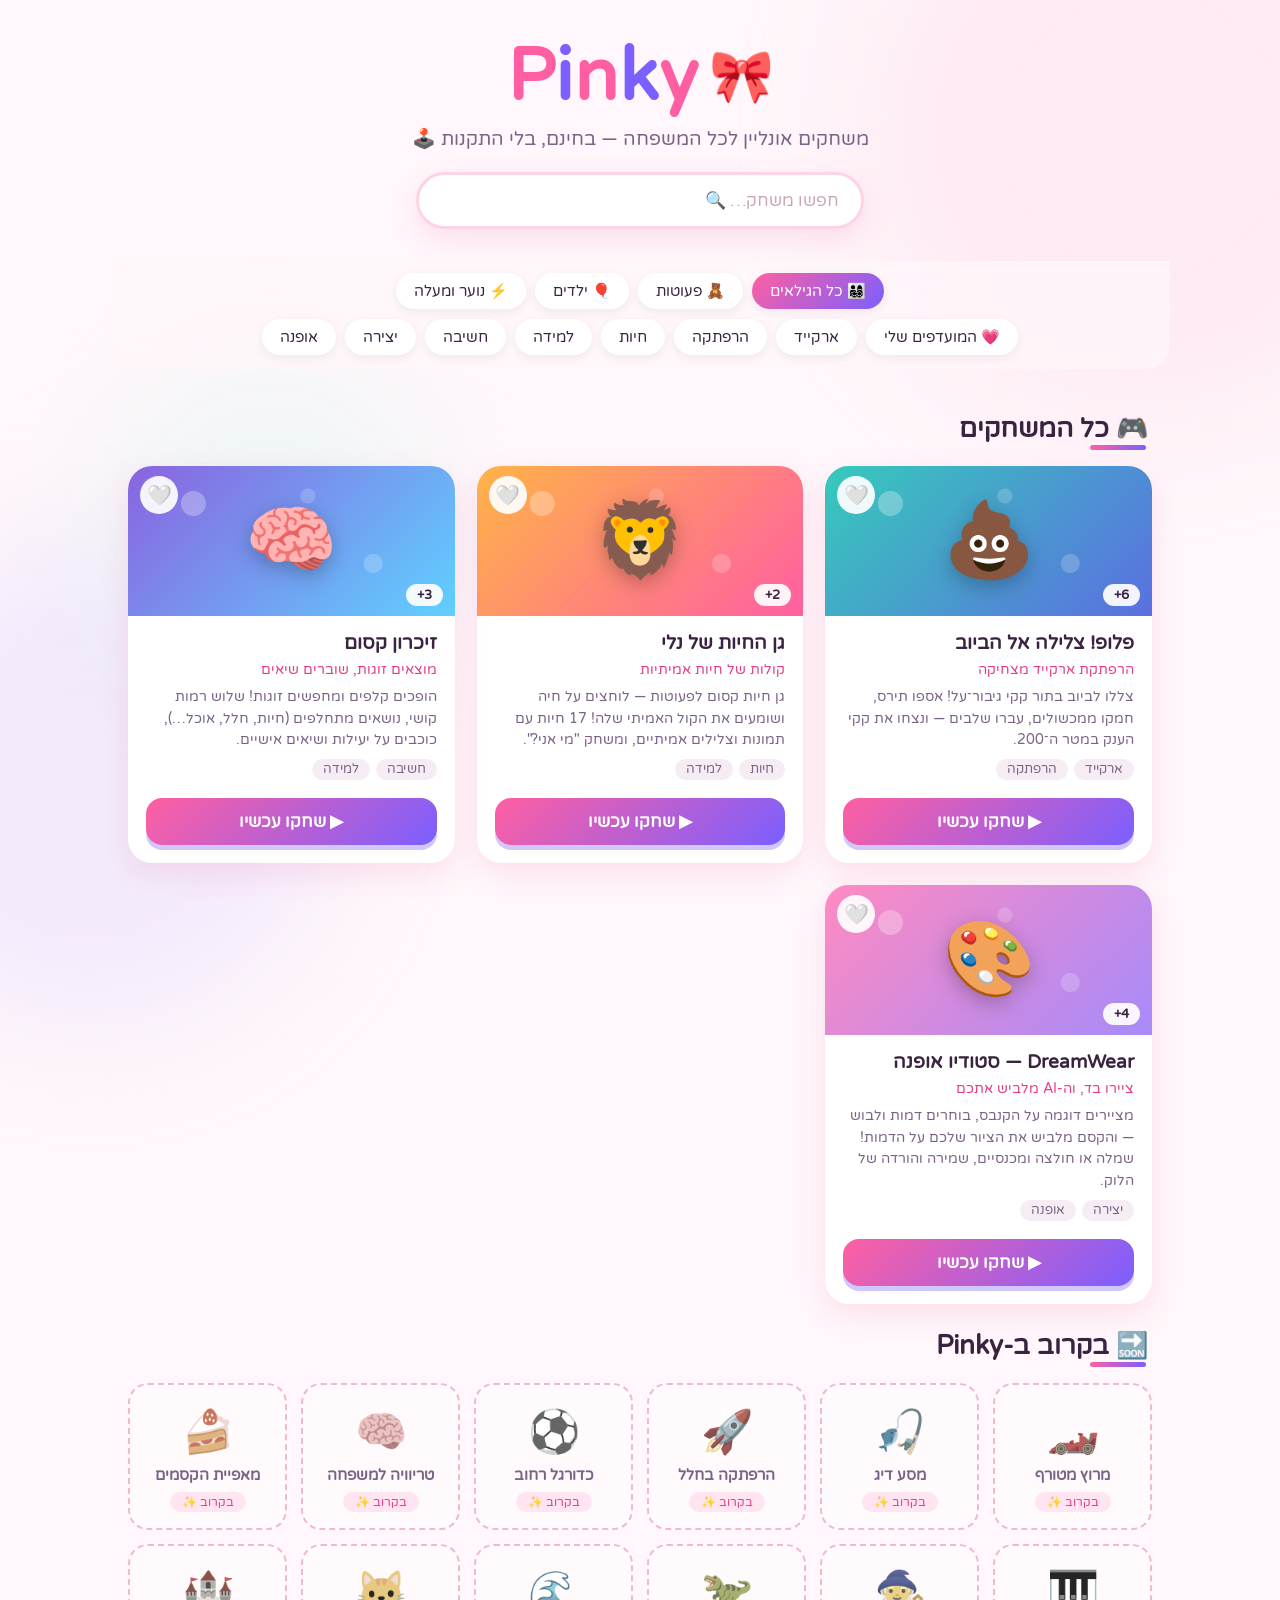
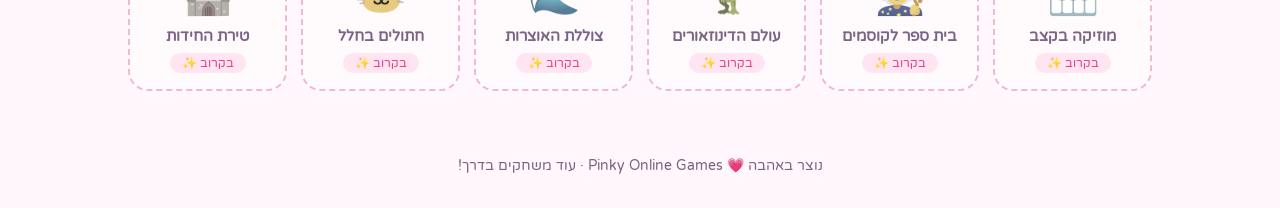
<file: index.html>
<!DOCTYPE html>
<html lang="he" dir="rtl">
<head>
<meta charset="UTF-8">
<meta name="viewport" content="width=device-width, initial-scale=1.0, viewport-fit=cover">
<meta name="theme-color" content="#ff5fa2">
<meta name="description" content="Pinky — משחקים אונליין לכל המשפחה. משחקי ארקייד, חיות ולמידה, בחינם ובלי התקנות.">
<meta property="og:title" content="Pinky 🎀 משחקים אונליין">
<meta property="og:description" content="משחקים כיפיים לכל הגילאים — ישר מהדפדפן, בחינם.">
<title>Pinky 🎀 משחקים אונליין לכל המשפחה</title>
<link rel="icon" href="data:image/svg+xml,<svg xmlns=%22http://www.w3.org/2000/svg%22 viewBox=%220 0 100 100%22><text y=%22.9em%22 font-size=%2290%22>🎀</text></svg>">
<link rel="preconnect" href="https://fonts.googleapis.com">
<link rel="preconnect" href="https://fonts.gstatic.com" crossorigin>
<link href="https://fonts.googleapis.com/css2?family=Varela+Round&display=swap" rel="stylesheet">
<link rel="stylesheet" href="style.css">
</head>
<body>

<!-- floating background decorations -->
<div class="bg-blob b1"></div>
<div class="bg-blob b2"></div>
<div class="bg-blob b3"></div>

<header class="site-header">
  <a class="logo" href="#" aria-label="Pinky — דף הבית">
    <span class="logo-ribbon">🎀</span>
    <span class="logo-text"><b>P</b><i>i</i><b>n</b><i>k</i><b>y</b></span>
  </a>
  <p class="tagline">משחקים אונליין לכל המשפחה — בחינם, בלי התקנות 🕹️</p>
  <div class="search-wrap">
    <input id="search" type="search" placeholder="חפשו משחק… 🔍" autocomplete="off">
  </div>
</header>

<nav class="filters" aria-label="סינון משחקים">
  <div class="chip-row" id="age-chips"></div>
  <div class="chip-row" id="cat-chips"></div>
</nav>

<main>
  <section id="recent-section" class="hidden">
    <h2 class="section-title">🕘 שיחקתם לאחרונה</h2>
    <div class="grid" id="recent-grid"></div>
  </section>

  <section>
    <h2 class="section-title" id="all-title">🎮 כל המשחקים</h2>
    <div class="grid" id="games-grid"></div>
    <div id="empty" class="empty hidden">
      <div class="empty-emoji">🫧</div>
      <p>לא מצאנו משחק כזה…<br>נסו חיפוש אחר או נקו את הסינון</p>
      <button class="chip clear-btn" id="clear-filters">נקו הכל ✨</button>
    </div>
  </section>

  <section id="soon-section">
    <h2 class="section-title">🔜 בקרוב ב-Pinky</h2>
    <div class="soon-grid" id="soon-grid"></div>
  </section>
</main>

<footer class="site-footer">
  נוצר באהבה <span class="beat">💗</span> <span dir="ltr">Pinky Online Games</span> · עוד משחקים בדרך!
</footer>

<!-- fullscreen game player -->
<div id="player" class="player hidden" role="dialog" aria-modal="true">
  <div class="player-bar">
    <button id="player-close" class="pbtn close-btn">✖ חזרה</button>
    <span id="player-title" class="player-title"></span>
    <a id="player-newtab" class="pbtn" target="_blank" rel="noopener" title="פתחו בחלון מלא">⤢</a>
  </div>
  <div class="player-stage">
    <div id="player-spin" class="spinner"><span>🎮</span><p>טוען משחק…</p></div>
    <iframe id="player-frame" title="משחק" allow="fullscreen; autoplay; accelerometer; gyroscope; gamepad"></iframe>
  </div>
</div>

<script src="games.js"></script>
<script src="app.js"></script>
</body>
</html>
</file>
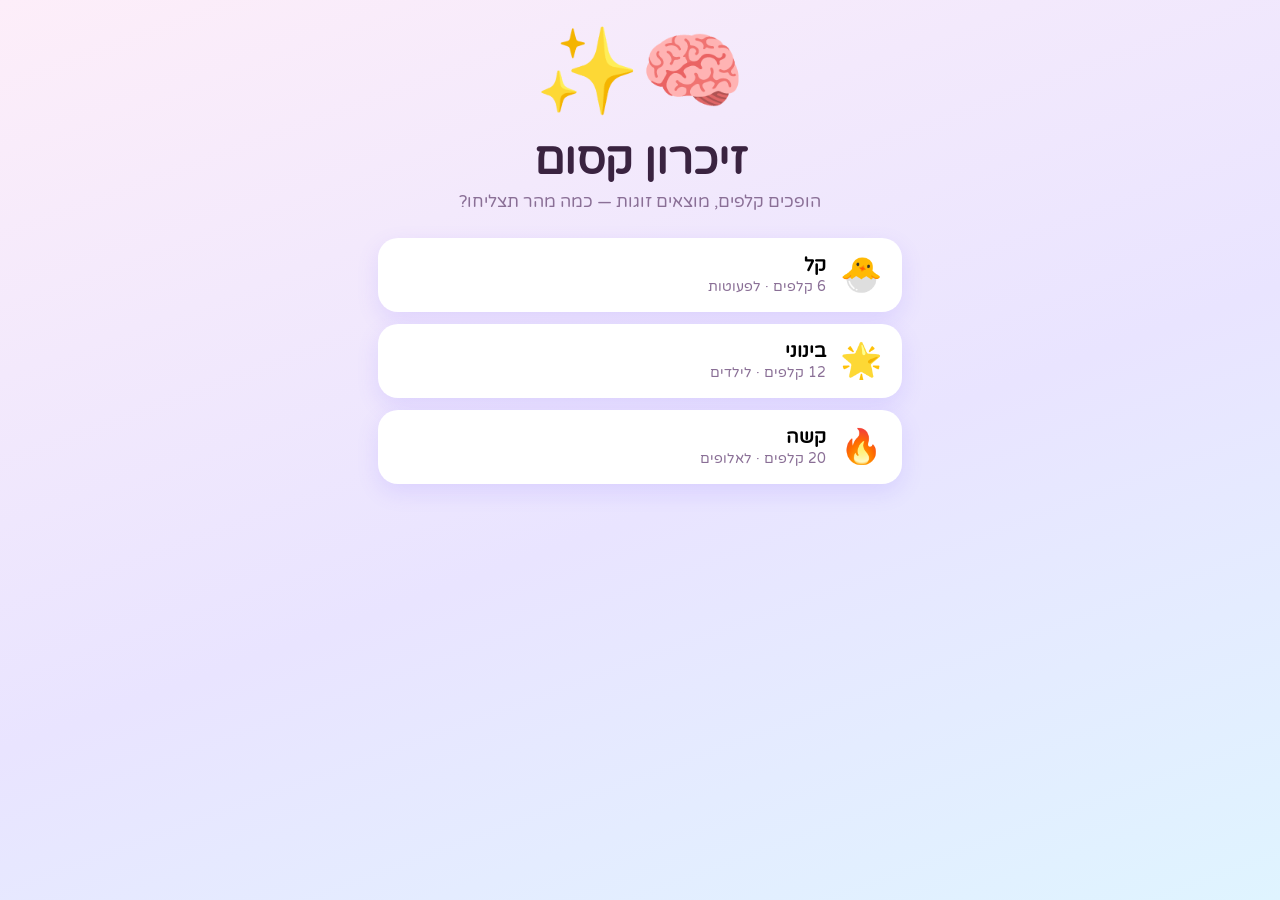
<file: games/memory/index.html>
<!DOCTYPE html>
<html lang="he" dir="rtl">
<head>
<meta charset="UTF-8">
<meta name="viewport" content="width=device-width, initial-scale=1.0, maximum-scale=1.0, user-scalable=no, viewport-fit=cover">
<meta name="theme-color" content="#7b5fff">
<title>זיכרון קסום ✨</title>
<link rel="icon" href="data:image/svg+xml,<svg xmlns=%22http://www.w3.org/2000/svg%22 viewBox=%220 0 100 100%22><text y=%22.9em%22 font-size=%2290%22>🧠</text></svg>">
<link rel="preconnect" href="https://fonts.googleapis.com">
<link rel="preconnect" href="https://fonts.gstatic.com" crossorigin>
<link href="https://fonts.googleapis.com/css2?family=Varela+Round&display=swap" rel="stylesheet">
<style>
  * { margin:0; padding:0; box-sizing:border-box; -webkit-tap-highlight-color:transparent; user-select:none; -webkit-user-select:none; }
  html,body { height:100%; }
  body {
    font-family:'Varela Round',-apple-system,sans-serif; color:#3a2340;
    background:linear-gradient(160deg,#fdeef9,#e9e4ff 55%,#dff4ff);
    display:flex; flex-direction:column; align-items:center; min-height:100vh; overflow-x:hidden;
  }

  /* ---------- screens ---------- */
  .screen { width:100%; max-width:560px; padding:22px 18px 30px; text-align:center; }
  .hidden { display:none !important; }

  h1 { font-size:clamp(30px,8vw,44px); margin:10px 0 4px; }
  .subtitle { color:#8a6f96; font-size:clamp(14px,4vw,17px); margin-bottom:26px; }
  .big-emoji { font-size:clamp(56px,16vw,84px); display:inline-block; animation:bob 2.4s ease-in-out infinite; }
  @keyframes bob { 0%,100%{transform:translateY(0) rotate(-5deg)} 50%{transform:translateY(-10px) rotate(5deg)} }

  .level-btn {
    display:flex; align-items:center; gap:14px; width:100%; margin:12px 0; padding:16px 20px;
    border:none; border-radius:20px; cursor:pointer; font:inherit; text-align:start;
    background:#fff; box-shadow:0 8px 22px rgba(123,95,255,.14);
    transition:transform .15s;
  }
  .level-btn:hover { transform:translateY(-3px); }
  .level-btn:active { transform:scale(.97); }
  .lv-emoji { font-size:34px; }
  .lv-name { font-size:19px; font-weight:700; }
  .lv-info { font-size:13.5px; color:#8a6f96; }
  .lv-best { margin-inline-start:auto; font-size:13px; color:#b18ac2; white-space:nowrap; }

  /* ---------- game header ---------- */
  .hud { display:flex; justify-content:space-between; align-items:center; gap:10px; margin-bottom:14px; }
  .hud .stat {
    background:#fff; border-radius:16px; padding:7px 14px; font-size:15px; font-weight:700;
    box-shadow:0 4px 12px rgba(123,95,255,.12);
  }
  .back-btn {
    border:none; cursor:pointer; font:inherit; font-weight:700; font-size:14px;
    background:#fff; color:#7b5fff; padding:8px 14px; border-radius:16px;
    box-shadow:0 4px 12px rgba(123,95,255,.12);
  }

  /* ---------- board ---------- */
  .board { display:grid; gap:10px; perspective:900px; }
  .mcard { position:relative; aspect-ratio:3/3.4; cursor:pointer; }
  .inner {
    position:absolute; inset:0; transform-style:preserve-3d;
    transition:transform .45s cubic-bezier(.2,.8,.3,1.1);
  }
  .mcard.flip .inner { transform:rotateY(180deg); }
  .face {
    position:absolute; inset:0; border-radius:16px; display:grid; place-items:center;
    backface-visibility:hidden; -webkit-backface-visibility:hidden;
  }
  .face.back {
    background:linear-gradient(135deg,#ff5fa2,#7b5fff);
    box-shadow:0 5px 14px rgba(123,95,255,.25);
    color:rgba(255,255,255,.85); font-size:clamp(18px,5vw,26px);
  }
  .face.front {
    background:#fff; transform:rotateY(180deg);
    font-size:clamp(30px,9vw,52px);
    box-shadow:inset 0 0 0 3px #efe6ff, 0 5px 14px rgba(123,95,255,.18);
  }
  .mcard.matched { pointer-events:none; }
  .mcard.matched .inner { animation:matchPop .5s ease; }
  .mcard.matched .face.front { box-shadow:inset 0 0 0 3px #7CFC9A, 0 5px 14px rgba(60,200,120,.3); }
  @keyframes matchPop { 40% { transform:rotateY(180deg) scale(1.15); } 100% { transform:rotateY(180deg) scale(1); } }
  .mcard.shake .inner { animation:shakeNo .4s ease; }
  @keyframes shakeNo { 25%{transform:rotateY(180deg) translateX(-5px)} 75%{transform:rotateY(180deg) translateX(5px)} }

  /* ---------- win overlay ---------- */
  .win {
    position:fixed; inset:0; z-index:10; display:flex; flex-direction:column; align-items:center; justify-content:center;
    background:rgba(58,35,64,.55); backdrop-filter:blur(4px); padding:20px;
  }
  .win-card {
    background:#fff; border-radius:28px; padding:34px 30px; text-align:center; max-width:340px; width:100%;
    box-shadow:0 24px 60px rgba(0,0,0,.3); animation:winIn .45s cubic-bezier(.2,.8,.3,1.2);
  }
  @keyframes winIn { from { opacity:0; transform:scale(.7) translateY(30px); } }
  .win-title { font-size:30px; margin:8px 0 2px; }
  .stars { font-size:38px; letter-spacing:4px; margin:6px 0; }
  .stars .dim { filter:grayscale(1) opacity(.35); }
  .win-stats { color:#8a6f96; font-size:15px; margin-bottom:18px; }
  .win-best { color:#e63d87; font-weight:700; font-size:14px; margin-bottom:14px; }
  .btn-row { display:flex; gap:10px; justify-content:center; }
  .pbtn {
    border:none; cursor:pointer; font:inherit; font-size:16px; font-weight:700; color:#fff;
    background:linear-gradient(135deg,#ff5fa2,#7b5fff); padding:13px 22px; border-radius:18px;
    box-shadow:0 5px 0 rgba(123,95,255,.35); transition:transform .12s, box-shadow .12s;
  }
  .pbtn:active { transform:translateY(4px); box-shadow:0 1px 0 rgba(123,95,255,.35); }
  .pbtn.ghost { background:#f2ebf7; color:#7b5fff; box-shadow:0 5px 0 #ddd0ea; }

  /* confetti */
  .confetti { position:fixed; top:-14px; z-index:11; font-size:22px; pointer-events:none; animation:fall linear forwards; }
  @keyframes fall { to { transform:translateY(105vh) rotate(720deg); } }
</style>
</head>
<body>

<!-- level select -->
<div id="menu" class="screen">
  <span class="big-emoji">🧠✨</span>
  <h1>זיכרון קסום</h1>
  <p class="subtitle">הופכים קלפים, מוצאים זוגות — כמה מהר תצליחו?</p>
  <button class="level-btn" data-level="0">
    <span class="lv-emoji">🐣</span>
    <span><span class="lv-name">קל</span><br><span class="lv-info">6 קלפים · לפעוטות</span></span>
    <span class="lv-best" id="best-0"></span>
  </button>
  <button class="level-btn" data-level="1">
    <span class="lv-emoji">🌟</span>
    <span><span class="lv-name">בינוני</span><br><span class="lv-info">12 קלפים · לילדים</span></span>
    <span class="lv-best" id="best-1"></span>
  </button>
  <button class="level-btn" data-level="2">
    <span class="lv-emoji">🔥</span>
    <span><span class="lv-name">קשה</span><br><span class="lv-info">20 קלפים · לאלופים</span></span>
    <span class="lv-best" id="best-2"></span>
  </button>
</div>

<!-- game -->
<div id="game" class="screen hidden">
  <div class="hud">
    <button class="back-btn" id="back">→ תפריט</button>
    <span class="stat">🃏 <span id="moves">0</span></span>
    <span class="stat">⏱️ <span id="time">0:00</span></span>
  </div>
  <div class="board" id="board"></div>
</div>

<!-- win -->
<div id="win" class="win hidden">
  <div class="win-card">
    <span style="font-size:52px">🏆</span>
    <div class="win-title">כל הכבוד!</div>
    <div class="stars" id="stars"></div>
    <div class="win-stats"><span id="win-moves"></span> מהלכים · <span id="win-time"></span></div>
    <div class="win-best hidden" id="new-best">🎉 שיא חדש!</div>
    <div class="btn-row">
      <button class="pbtn ghost" id="win-menu">תפריט</button>
      <button class="pbtn" id="win-again">עוד פעם! 🔁</button>
    </div>
  </div>
</div>

<script>
(function(){
'use strict';

const LEVELS = [
  { pairs: 3,  cols: 2 },
  { pairs: 6,  cols: 3 },
  { pairs: 10, cols: 4 },
];
const THEMES = [
  ['🐶','🐱','🦊','🐼','🦁','🐸','🐷','🦄','🐙','🦋'],
  ['🍕','🍩','🍓','🍦','🧁','🍉','🍪','🥑','🍭','🌮'],
  ['🚀','🌈','⭐','🪐','👽','🛸','🌙','☄️','🌍','🤖'],
  ['⚽','🏀','🎸','🎬','🎪','🎨','🎺','🎯','🎳','🪁'],
];
const BEST_KEY = 'magic_memory_best_v1';

// audio
let AC=null;
const audio=()=>{ if(!AC){ try{ AC=new (window.AudioContext||window.webkitAudioContext)(); }catch(e){} } return AC; };
function beep(f,d,t,v){ const ac=audio(); if(!ac) return; const o=ac.createOscillator(),g=ac.createGain();
  o.type=t||'sine'; o.frequency.value=f; g.gain.value=0; o.connect(g); g.connect(ac.destination);
  const n=ac.currentTime; g.gain.setValueAtTime(0,n); g.gain.linearRampToValueAtTime(v||.15,n+.01);
  g.gain.exponentialRampToValueAtTime(.0001,n+d); o.start(n); o.stop(n+d+.02); }
const sFlip =()=>beep(420,.07,'triangle',.1);
const sMatch=()=>{ beep(620,.1,'triangle',.16); setTimeout(()=>beep(880,.14,'triangle',.16),90); };
const sNo   =()=>beep(180,.12,'sawtooth',.08);
const sWin  =()=>{ [523,659,784,1047].forEach((f,i)=>setTimeout(()=>beep(f,.16,'triangle',.16),i*110)); };

let level=0, first=null, lock=false, moves=0, matched=0, timer=null, secs=0;
let best = {};
try { best = JSON.parse(localStorage.getItem(BEST_KEY)||'{}') || {}; } catch(e){}

const $=id=>document.getElementById(id);

function fmtTime(s){ return Math.floor(s/60)+':'+String(s%60).padStart(2,'0'); }
function showBest(){ LEVELS.forEach((_,i)=>{ const b=best[i]; $('best-'+i).textContent = b ? '🏅 '+b.moves+' מהלכים' : ''; }); }

function start(lv){
  level=lv; first=null; lock=false; moves=0; matched=0; secs=0;
  $('moves').textContent='0'; $('time').textContent='0:00';
  clearInterval(timer);
  timer=setInterval(()=>{ secs++; $('time').textContent=fmtTime(secs); },1000);

  const conf=LEVELS[lv];
  const theme=THEMES[(Math.random()*THEMES.length)|0];
  const pick=[...theme].sort(()=>Math.random()-.5).slice(0,conf.pairs);
  const deck=[...pick,...pick].sort(()=>Math.random()-.5);

  const board=$('board');
  board.style.gridTemplateColumns=`repeat(${conf.cols},1fr)`;
  board.innerHTML=deck.map((e,i)=>`
    <div class="mcard" data-v="${i}" data-e="${e}">
      <div class="inner">
        <div class="face back">✨</div>
        <div class="face front">${e}</div>
      </div>
    </div>`).join('');

  $('menu').classList.add('hidden');
  $('win').classList.add('hidden');
  $('game').classList.remove('hidden');
}

$('board').addEventListener('click',(e)=>{
  const card=e.target.closest('.mcard');
  if(!card || lock || card.classList.contains('flip')) return;
  audio(); sFlip();
  card.classList.add('flip');

  if(!first){ first=card; return; }

  moves++; $('moves').textContent=moves;
  const a=first, b=card; first=null;

  if(a.dataset.e===b.dataset.e){
    a.classList.add('matched'); b.classList.add('matched');
    matched++;
    sMatch();
    if(navigator.vibrate) navigator.vibrate(25);
    if(matched===LEVELS[level].pairs) setTimeout(win,650);
  } else {
    lock=true;
    setTimeout(()=>{
      sNo();
      a.classList.add('shake'); b.classList.add('shake');
      setTimeout(()=>{
        a.classList.remove('flip','shake'); b.classList.remove('flip','shake');
        lock=false;
      },380);
    },520);
  }
});

function win(){
  clearInterval(timer);
  sWin();
  if(navigator.vibrate) navigator.vibrate([40,60,40]);
  const pairs=LEVELS[level].pairs;
  const starCount = moves<=pairs*1.5 ? 3 : moves<=pairs*2.3 ? 2 : 1;
  $('stars').innerHTML='⭐'.repeat(starCount)+'<span class="dim">'+'⭐'.repeat(3-starCount)+'</span>';
  $('win-moves').textContent=moves;
  $('win-time').textContent=fmtTime(secs);

  const prev=best[level];
  const isBest=!prev || moves<prev.moves;
  if(isBest){ best[level]={moves,secs}; localStorage.setItem(BEST_KEY,JSON.stringify(best)); }
  $('new-best').classList.toggle('hidden',!isBest);

  // confetti
  const em=['🎉','✨','💗','⭐','🎊'];
  for(let i=0;i<26;i++){
    const c=document.createElement('span');
    c.className='confetti';
    c.textContent=em[i%em.length];
    c.style.left=(Math.random()*100)+'vw';
    c.style.animationDuration=(1.6+Math.random()*1.6)+'s';
    c.style.animationDelay=(Math.random()*.5)+'s';
    document.body.appendChild(c);
    setTimeout(()=>c.remove(),3800);
  }
  $('win').classList.remove('hidden');
}

document.querySelectorAll('.level-btn').forEach(b=>b.addEventListener('click',()=>start(+b.dataset.level)));
$('back').addEventListener('click',()=>{ clearInterval(timer); $('game').classList.add('hidden'); $('menu').classList.remove('hidden'); showBest(); });
$('win-again').addEventListener('click',()=>start(level));
$('win-menu').addEventListener('click',()=>{ $('win').classList.add('hidden'); $('game').classList.add('hidden'); $('menu').classList.remove('hidden'); showBest(); });

showBest();
})();
</script>
</body>
</html>
</file>
<file: style.css>
/* ================================================
   Pinky Online Games — bubblegum theme
   ================================================ */
:root {
  --pink: #ff5fa2;
  --pink-deep: #e63d87;
  --purple: #7b5fff;
  --cream: #fff7fb;
  --ink: #3a2340;
  --ink-soft: #7a6386;
  --card: #ffffff;
  --radius: 24px;
  --shadow: 0 10px 30px rgba(230, 61, 135, .13);
}

* { margin: 0; padding: 0; box-sizing: border-box; -webkit-tap-highlight-color: transparent; }

html { scroll-behavior: smooth; }
body {
  font-family: 'Varela Round', -apple-system, BlinkMacSystemFont, sans-serif;
  background: var(--cream);
  color: var(--ink);
  min-height: 100vh;
  overflow-x: hidden;
}

/* ---------- floating blobs ---------- */
.bg-blob {
  position: fixed; border-radius: 50%; filter: blur(60px); opacity: .35;
  pointer-events: none; z-index: 0; animation: drift 18s ease-in-out infinite alternate;
}
.b1 { width: 45vw; height: 45vw; background: #ffd3e6; top: -12vw; right: -12vw; }
.b2 { width: 38vw; height: 38vw; background: #ddd3ff; bottom: -10vw; left: -12vw; animation-delay: -6s; }
.b3 { width: 26vw; height: 26vw; background: #d3f5ef; top: 40vh; left: 8vw; animation-delay: -12s; }
@keyframes drift { from { transform: translate(0,0) scale(1); } to { transform: translate(4vw,-3vh) scale(1.12); } }

header, nav, main, footer { position: relative; z-index: 1; }

/* ---------- header ---------- */
.site-header { text-align: center; padding: 34px 18px 10px; }
.logo { display: inline-flex; align-items: center; gap: 10px; text-decoration: none; }
.logo-ribbon { font-size: clamp(34px, 7vw, 52px); display: inline-block; animation: bounce 2.6s ease-in-out infinite; }
@keyframes bounce { 0%,100% { transform: rotate(-8deg) translateY(0); } 50% { transform: rotate(6deg) translateY(-7px); } }
.logo-text {
  font-size: clamp(44px, 10vw, 72px); font-weight: 700; letter-spacing: 1px; direction: ltr;
}
.logo-text b, .logo-text i { font-style: normal; font-weight: 700; }
.logo-text b { color: var(--pink); }
.logo-text i { color: var(--purple); }
.tagline { color: var(--ink-soft); font-size: clamp(15px, 4vw, 19px); margin-top: 6px; }

.search-wrap { max-width: 460px; margin: 22px auto 0; padding: 0 6px; }
#search {
  width: 100%; padding: 15px 22px; font: inherit; font-size: 17px; color: var(--ink);
  background: var(--card); border: 3px solid #ffd3e6; border-radius: 40px; outline: none;
  box-shadow: var(--shadow); transition: border-color .2s;
}
#search:focus { border-color: var(--pink); }
#search::placeholder { color: #c9a8bc; }

/* ---------- filter chips (sticky glass bar) ---------- */
.filters {
  position: sticky; top: 0; z-index: 20;
  max-width: 1060px; margin: 22px auto 8px; padding: 12px 18px 4px;
  background: rgba(255, 247, 251, .8);
  backdrop-filter: blur(12px); -webkit-backdrop-filter: blur(12px);
  border-radius: 0 0 26px 26px;
}
.chip-row { display: flex; flex-wrap: wrap; gap: 9px; justify-content: center; margin-bottom: 10px; }
.chip {
  border: none; cursor: pointer; font: inherit; font-size: 15px; color: var(--ink);
  background: var(--card); padding: 9px 18px; border-radius: 30px;
  box-shadow: 0 3px 10px rgba(58, 35, 64, .08); transition: transform .12s, background .2s, color .2s;
  user-select: none;
}
.chip:hover { transform: translateY(-2px); }
.chip:active { transform: scale(.95); }
.chip.on { background: linear-gradient(135deg, var(--pink), var(--purple)); color: #fff; }
.chip.fav-chip.on { background: linear-gradient(135deg, #ff5f7a, #ff9d5f); }

/* ---------- sections & grid ---------- */
main { max-width: 1060px; margin: 0 auto; padding: 10px 18px 40px; }
.section-title {
  font-size: clamp(20px, 5vw, 26px); margin: 26px 4px 16px;
  display: inline-block; position: relative; padding-bottom: 6px;
}
.section-title::after {
  content: ''; position: absolute; bottom: 0; inset-inline-start: 2px;
  width: 56px; height: 5px; border-radius: 4px;
  background: linear-gradient(90deg, var(--pink), var(--purple));
}
.grid {
  display: grid; gap: 22px;
  grid-template-columns: repeat(auto-fill, minmax(255px, 1fr));
}

/* ---------- game card ---------- */
.card {
  background: var(--card); border-radius: var(--radius); overflow: hidden;
  box-shadow: var(--shadow); display: flex; flex-direction: column; position: relative;
  transition: transform .18s ease, box-shadow .18s ease;
  animation: cardIn .5s ease backwards;
}
.grid .card:nth-child(2) { animation-delay: .07s; }
.grid .card:nth-child(3) { animation-delay: .14s; }
.grid .card:nth-child(4) { animation-delay: .21s; }
.grid .card:nth-child(5) { animation-delay: .28s; }
.grid .card:nth-child(n+6) { animation-delay: .35s; }
@keyframes cardIn { from { opacity: 0; transform: translateY(18px); } }
.card:hover { transform: translateY(-6px); box-shadow: 0 18px 40px rgba(230, 61, 135, .22); }
.card:hover .cover-emoji { transform: scale(1.15) rotate(-8deg); }

/* shine sweep across the cover on hover */
.cover::after {
  content: ''; position: absolute; inset: 0;
  background: linear-gradient(115deg, transparent 30%, rgba(255,255,255,.35) 48%, transparent 62%);
  transform: translateX(-120%); transition: transform .6s ease;
}
.card:hover .cover::after { transform: translateX(120%); }

.cover {
  position: relative; height: 150px; display: grid; place-items: center;
  background:
    radial-gradient(circle at 20% 25%, rgba(255,255,255,.28) 0 12px, transparent 13px),
    radial-gradient(circle at 75% 65%, rgba(255,255,255,.2) 0 9px, transparent 10px),
    radial-gradient(circle at 55% 20%, rgba(255,255,255,.18) 0 7px, transparent 8px),
    linear-gradient(135deg, var(--g1), var(--g2));
}
.cover-emoji { font-size: 74px; filter: drop-shadow(0 6px 10px rgba(0,0,0,.25)); transition: transform .25s ease; }
.age-badge {
  position: absolute; bottom: 10px; inset-inline-start: 12px;
  background: rgba(255,255,255,.92); color: var(--ink); font-size: 13px; font-weight: 700;
  padding: 3px 11px; border-radius: 20px;
}
.fav {
  position: absolute; top: 10px; inset-inline-end: 12px; z-index: 2;
  border: none; cursor: pointer; font-size: 20px; line-height: 1;
  background: rgba(255,255,255,.92); width: 38px; height: 38px; border-radius: 50%;
  display: grid; place-items: center; transition: transform .15s;
}
.fav:hover { transform: scale(1.15); }
.fav.on { animation: pop .3s ease; }
@keyframes pop { 50% { transform: scale(1.4); } }

.card-body { padding: 16px 18px 18px; display: flex; flex-direction: column; gap: 8px; flex: 1; }
.card-body h3 { font-size: 19px; }
.card-tagline { color: var(--pink-deep); font-size: 13.5px; }
.card-desc { color: var(--ink-soft); font-size: 14px; line-height: 1.55; flex: 1; }
.tags { display: flex; flex-wrap: wrap; gap: 6px; }
.tags span {
  font-size: 12.5px; background: #f6ecf4; color: var(--ink-soft);
  padding: 3px 11px; border-radius: 16px;
}
.play-btn {
  margin-top: 10px; border: none; cursor: pointer; font: inherit; font-size: 17px; font-weight: 700;
  color: #fff; background: linear-gradient(135deg, var(--pink), var(--purple));
  padding: 13px; border-radius: 16px; box-shadow: 0 5px 0 rgba(123, 95, 255, .35);
  transition: transform .12s, box-shadow .12s;
}
.play-btn:active { transform: translateY(4px); box-shadow: 0 1px 0 rgba(123, 95, 255, .35); }

/* ---------- empty state ---------- */
.empty { text-align: center; padding: 50px 0 30px; color: var(--ink-soft); font-size: 17px; line-height: 1.7; }
.empty-emoji { font-size: 58px; margin-bottom: 10px; }
.clear-btn { margin-top: 16px; background: linear-gradient(135deg, var(--pink), var(--purple)); color: #fff; }

/* ---------- coming-soon placeholders ---------- */
.soon-grid {
  display: grid; gap: 14px;
  grid-template-columns: repeat(auto-fill, minmax(150px, 1fr));
}
.soon-card {
  position: relative; overflow: hidden; cursor: pointer; user-select: none;
  display: flex; flex-direction: column; align-items: center; gap: 8px;
  padding: 22px 12px 16px; text-align: center;
  background: rgba(255, 255, 255, .55);
  border: 2.5px dashed #f0b8d4; border-radius: 20px;
  transition: transform .15s ease, border-color .2s, background .2s;
}
.soon-card:hover { transform: translateY(-4px); border-color: var(--pink); background: #fff; }
.soon-card.wiggle { animation: wiggle .45s ease; }
@keyframes wiggle { 25% { transform: rotate(-4deg) scale(1.05); } 75% { transform: rotate(4deg) scale(1.05); } }
.soon-card::after { /* soft shimmer drifting across */
  content: ''; position: absolute; inset: 0; pointer-events: none;
  background: linear-gradient(115deg, transparent 35%, rgba(255,255,255,.6) 50%, transparent 65%);
  transform: translateX(-130%); animation: shimmer 3.4s ease-in-out infinite;
}
@keyframes shimmer { 55%, 100% { transform: translateX(130%); } }
.soon-emoji { font-size: 42px; filter: grayscale(.45) opacity(.85); transition: filter .2s, transform .2s; }
.soon-card:hover .soon-emoji { filter: none; transform: scale(1.12); }
.soon-title { font-size: 15px; color: var(--ink-soft); font-weight: 700; }
.soon-badge {
  font-size: 12px; color: var(--pink-deep); background: #ffe4f1;
  padding: 3px 12px; border-radius: 14px;
}

/* ---------- footer ---------- */
.site-footer { text-align: center; color: var(--ink-soft); font-size: 14px; padding: 26px 16px 34px; }
.site-footer .beat { display: inline-block; animation: beat 1.6s ease-in-out infinite; }
@keyframes beat { 0%, 100% { transform: scale(1); } 12% { transform: scale(1.25); } 24% { transform: scale(1); } }

/* ---------- fullscreen player ---------- */
.player { position: fixed; inset: 0; z-index: 50; background: #14060f; display: flex; flex-direction: column; }
.player-bar {
  display: flex; align-items: center; gap: 12px; padding: 10px 14px;
  padding-top: max(10px, env(safe-area-inset-top));
  background: linear-gradient(135deg, var(--pink-deep), var(--purple)); color: #fff;
}
.player-title { flex: 1; text-align: center; font-size: 16px; font-weight: 700; white-space: nowrap; overflow: hidden; text-overflow: ellipsis; }
.pbtn {
  border: none; cursor: pointer; font: inherit; font-size: 15px; font-weight: 700; color: #fff;
  background: rgba(255,255,255,.18); padding: 8px 14px; border-radius: 20px; text-decoration: none;
  transition: background .15s;
}
.pbtn:hover { background: rgba(255,255,255,.32); }
.player-stage { position: relative; flex: 1; }
#player-frame { position: absolute; inset: 0; width: 100%; height: 100%; border: 0; background: #14060f; }
.spinner {
  position: absolute; inset: 0; display: grid; place-content: center; text-align: center;
  color: #ffd3e6; gap: 8px; z-index: 1; background: #14060f;
}
.spinner span { font-size: 54px; animation: spinWiggle 1s ease-in-out infinite; display: inline-block; }
@keyframes spinWiggle { 0%,100% { transform: rotate(-12deg) scale(1); } 50% { transform: rotate(12deg) scale(1.15); } }

.hidden { display: none !important; }

/* mobile: each chip row scrolls horizontally in a single slim line */
@media (max-width: 700px) {
  .filters { padding: 8px 10px 2px; }
  .chip-row {
    flex-wrap: nowrap; justify-content: flex-start; overflow-x: auto;
    padding: 2px 4px 8px; margin-bottom: 2px;
    scrollbar-width: none; -webkit-overflow-scrolling: touch;
  }
  .chip-row::-webkit-scrollbar { display: none; }
  .chip { flex: 0 0 auto; font-size: 14px; padding: 8px 15px; }
}

/* ---------- small screens ---------- */
@media (max-width: 560px) {
  .grid { grid-template-columns: 1fr 1fr; gap: 14px; }
  .cover { height: 118px; }
  .cover-emoji { font-size: 56px; }
  .card-body { padding: 12px 13px 14px; }
  .card-body h3 { font-size: 16px; }
  .card-desc { font-size: 13px; }
  .play-btn { font-size: 15px; padding: 11px; }
}
</file>
